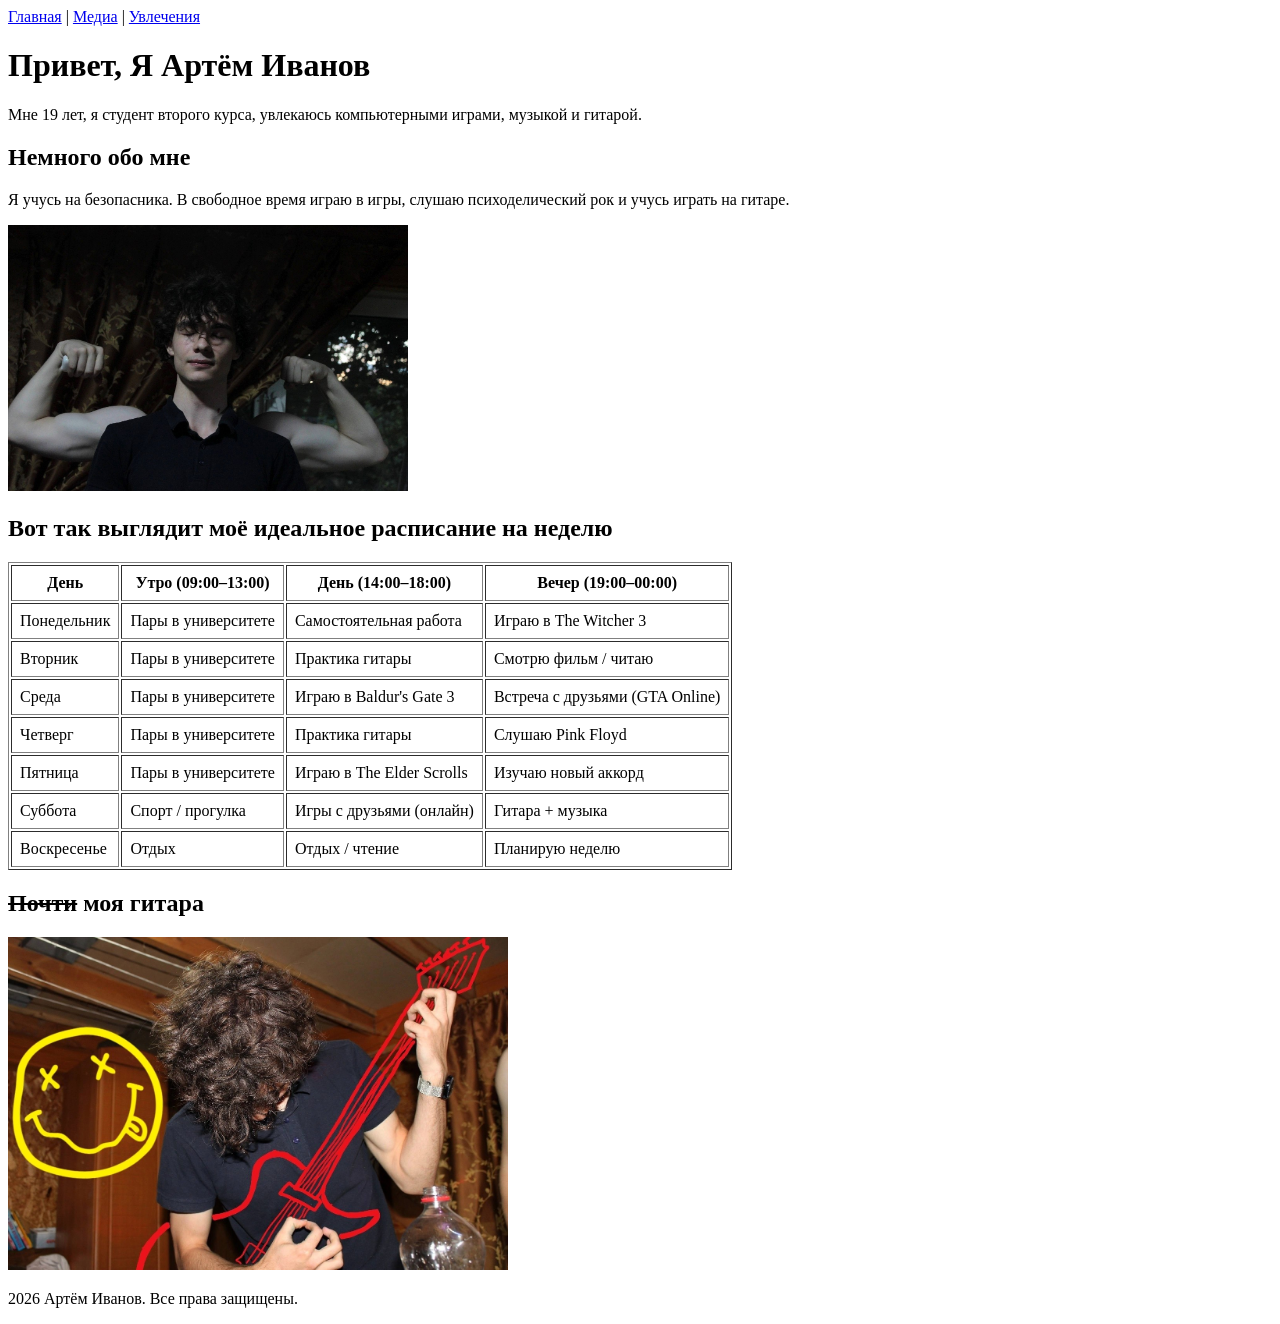
<file: index.html>
﻿<!DOCTYPE html>

<html lang="en" xmlns="http://www.w3.org/1999/xhtml">
<head>
    <meta charset="utf-8" />
	<meta name="viewport" content="width=device-width, initial-scale=1.0"/>
	<title>Сайт обо мне</title>
	<link rel="icon" href="favicon.ico" type="image/x-icon"/>
</head>
<body>
	<header>
		<nav>
		<a href="index.html">Главная</a> |
		<a href="media.html">Медиа</a> |
		<a href="hobbies.html">Увлечения</a>
		</nav>
	</header>
	<main>
		<h1>Привет, Я Артём Иванов</h1>
		<p>Мне 19 лет, я студент второго курса, увлекаюсь компьютерными играми, музыкой и гитарой.<p>
		<h2>Немного обо мне</h2>
		<p>Я учусь на безопасника. В свободное время играю в игры, слушаю психоделический рок и учусь играть на гитаре.</p>
		<img src="images/avatar.jpg" alt="Это моё фото" width="400"/>
		<h2>Вот так выглядит моё идеальное расписание на неделю</h2>
		<table border="1" cellpadding="8">
			<thead>
				<tr>
					<th>День</th>
					<th>Утро (09:00–13:00)</th>
					<th>День (14:00–18:00)</th>
					<th>Вечер (19:00–00:00)</th>
				</tr>
			</thead>
			<tbody>
				<tr>
					<td>Понедельник</td>
					<td>Пары в университете</td>
					<td>Самостоятельная работа</td>
					<td>Играю в The Witcher 3</td>
				</tr>
				<tr>
					<td>Вторник</td>
					<td>Пары в университете</td>
					<td>Практика гитары</td>
					<td>Смотрю фильм / читаю</td>
				</tr>
				<tr>
					<td>Среда</td>
					<td>Пары в университете</td>
					<td>Играю в Baldur's Gate 3</td>
					<td>Встреча с друзьями (GTA Online)</td>
				</tr>
				<tr>
					<td>Четверг</td>
					<td>Пары в университете</td>
					<td>Практика гитары</td>
					<td>Слушаю Pink Floyd</td>
				</tr>
				<tr>
					<td>Пятница</td>
					<td>Пары в университете</td>
					<td>Играю в The Elder Scrolls</td>
					<td>Изучаю новый аккорд</td>
				</tr>
				<tr>
					<td>Суббота</td>
					<td>Спорт / прогулка</td>
					<td>Игры с друзьями (онлайн)</td>
					<td>Гитара + музыка</td>
				</tr>
				<tr>
					<td>Воскресенье</td>
					<td>Отдых</td>
					<td>Отдых / чтение</td>
					<td>Планирую неделю</td>
				</tr>
			</tbody>
		</table>
		<h2><s>Почти</s> моя гитара</h2>
		<img src="images/guitar.jpg" alt="Гитара" width="500"/>
	</main>
	<footer>
		<p>2026 Артём Иванов. Все права защищены.</p>
	</footer>
</body>
</html>
</file>
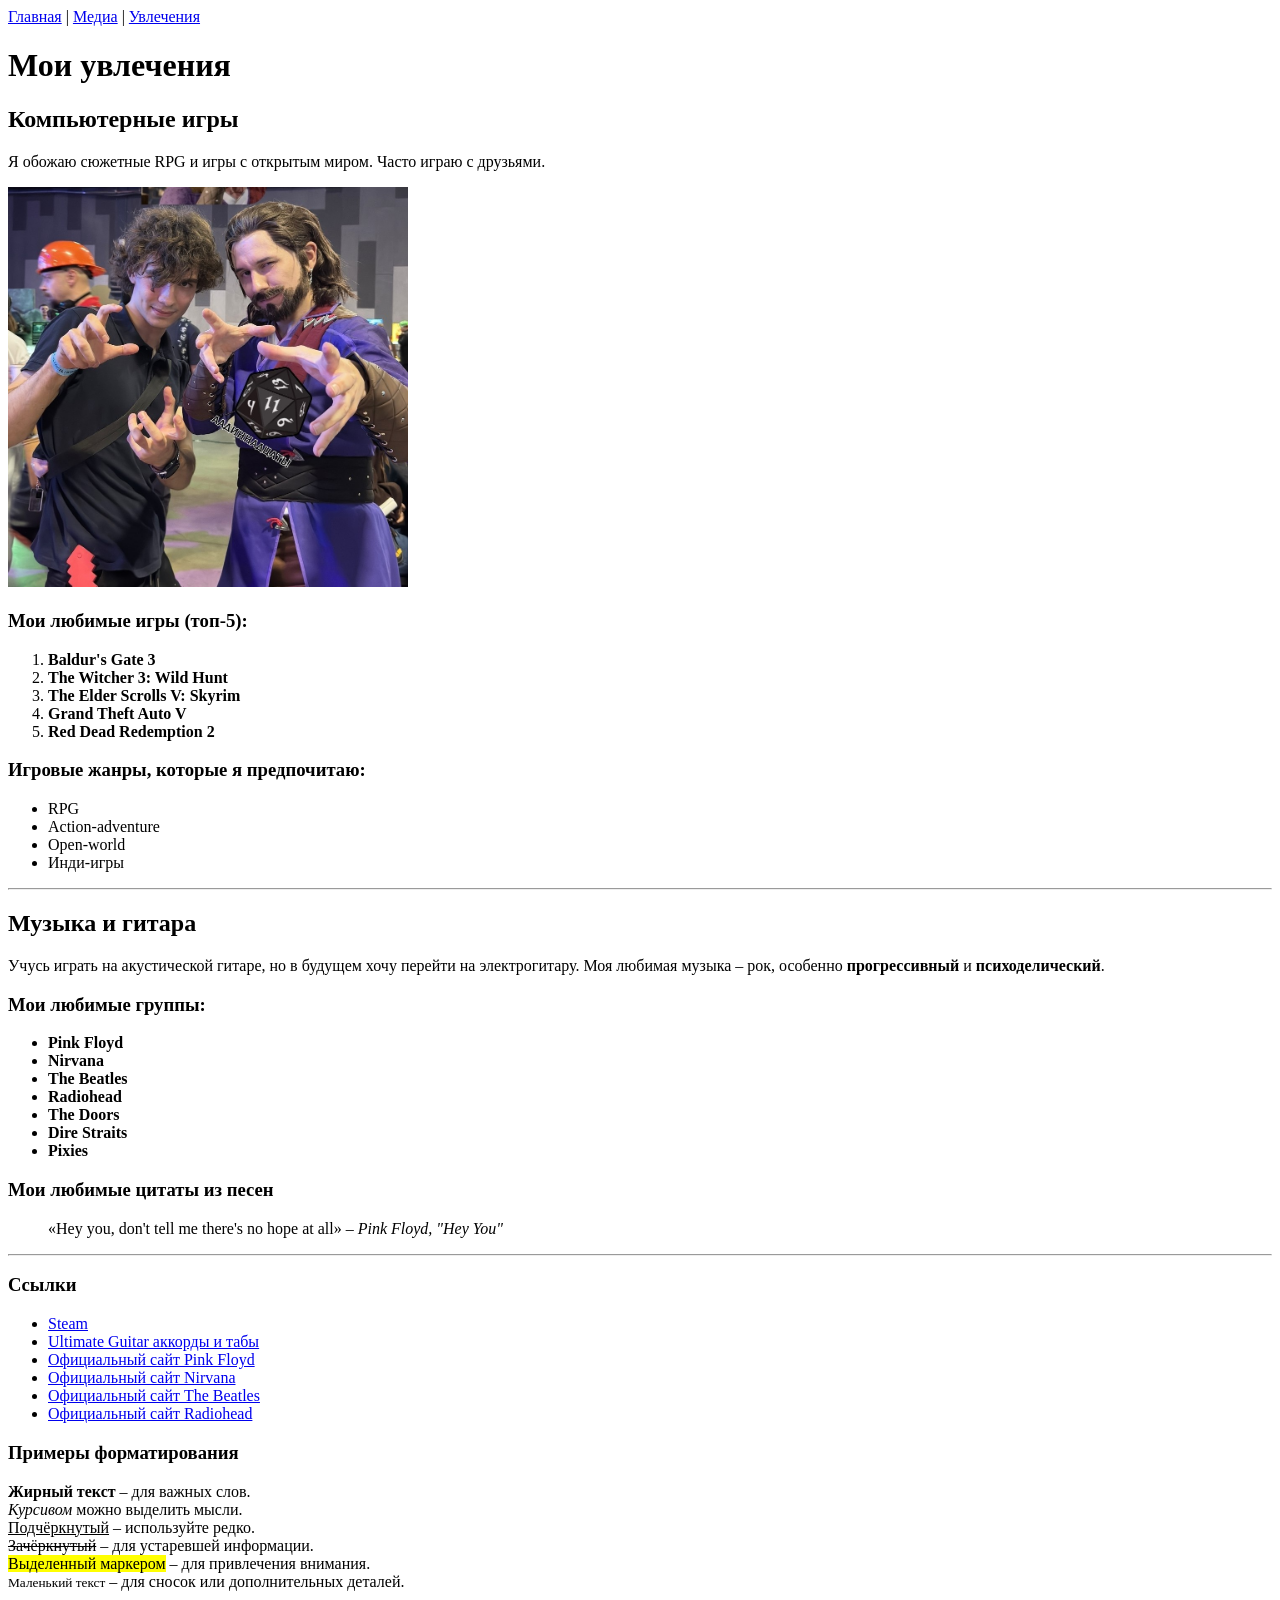
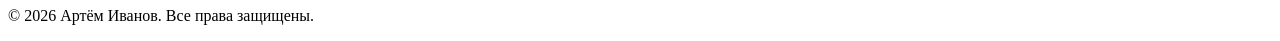
<file: hobbies.html>
﻿<!DOCTYPE html>

<html lang="en" xmlns="http://www.w3.org/1999/xhtml">
<head>
    <meta charset="utf-8" />
	<meta name="viewport" content="width=device-width, initial-scale=1.0"/>
		<title>Мои увлечения – игры и музыка</title>
		<link rel="icon" href="favicon.ico" type="image/x-icon"/>
</head>
<body>

	<header>
		<nav>
			<a href="index.html">Главная</a> |
			<a href="media.html">Медиа</a> |
			<a href="hobbies.html">Увлечения</a>
		</nav>
	</header>

	<main>
		<h1>Мои увлечения</h1>

		<h2>Компьютерные игры</h2>
		<p>Я обожаю сюжетные RPG и игры с открытым миром. Часто играю с друзьями.</p>

		<img src="images/bg3.jpg" alt="Игры" width="400"/>

			<h3>Мои любимые игры (топ-5):</h3>
			<ol>
				<li>
					<strong>Baldur's Gate 3</strong>
				</li>
				<li>
					<strong>The Witcher 3: Wild Hunt</strong>
				</li>
				<li>
					<strong>The Elder Scrolls V: Skyrim</strong>
				</li>
				<li>
					<strong>Grand Theft Auto V</strong>
				</li>
				<li>
					<strong>Red Dead Redemption 2</strong>
				</li>
			</ol>

			<h3>Игровые жанры, которые я предпочитаю:</h3>
			<ul>
				<li>RPG</li>
				<li>Action-adventure</li>
				<li>Open-world</li>
				<li>Инди-игры</li>
			</ul>

			<hr>

				<h2>Музыка и гитара</h2>
				<p>
					Учусь играть на акустической гитаре, но в будущем хочу перейти на электрогитару. Моя любимая музыка – рок, особенно <strong>прогрессивный</strong> и <strong>психоделический</strong>.
				</p>

				<h3>Мои любимые группы:</h3>
				<ul>
					<li>
						<strong>Pink Floyd</strong>
					</li>
					<li>
						<strong>Nirvana</strong>
					</li>
					<li>
						<strong>The Beatles</strong>
					</li>
					<li>
						<strong>Radiohead</strong>
					</li>
					<li>
						<strong>The Doors</strong>
					</li>
					<li>
						<strong>Dire Straits</strong>
					</li>
					<li>
						<strong>Pixies</strong>
					</li>
				</ul>

				</hr>

					<h3>Мои любимые цитаты из песен</h3>
					<blockquote>
						«Hey you, don't tell me there's no hope at all» – <cite>Pink Floyd, "Hey You"</cite>
					</blockquote>

					<hr>

						</hr>

							<h3>Cсылки</h3>
							<ul>
								<li>
									<a href="https://store.steampowered.com/" target="_blank">Steam</a>
								</li>
								<li>
									<a href="https://www.ultimate-guitar.com/" target="_blank">Ultimate Guitar аккорды и табы</a>
								</li>
								<li>
									<a href="https://www.pinkfloyd.com/" target="_blank">Официальный сайт Pink Floyd</a>
								</li>
								<li>
									<a href="https://www.nirvana.com/" target="_blank">Официальный сайт Nirvana</a>
								</li>
								<li>
									<a href="https://www.thebeatles.com/" target="_blank">Официальный сайт The Beatles</a>
								</li>
								<li>
									<a href="https://www.radiohead.com/" target="_blank">Официальный сайт Radiohead</a>
								</li>
							</ul>
		<h3>Примеры форматирования</h3>
		<p>
			<strong>Жирный текст</strong> – для важных слов.<br />
			<em>Курсивом</em> можно выделить мысли.<br />
			<u>Подчёркнутый</u> – используйте редко.<br />
			<s>Зачёркнутый</s> – для устаревшей информации.<br />
			<mark>Выделенный маркером</mark> – для привлечения внимания.<br />
			<small>Маленький текст</small> – для сносок или дополнительных деталей.
		</p>

	</main>

	<footer>
		<p>© 2026 Артём Иванов. Все права защищены.</p>
	</footer>

</body>
</html>
</file>
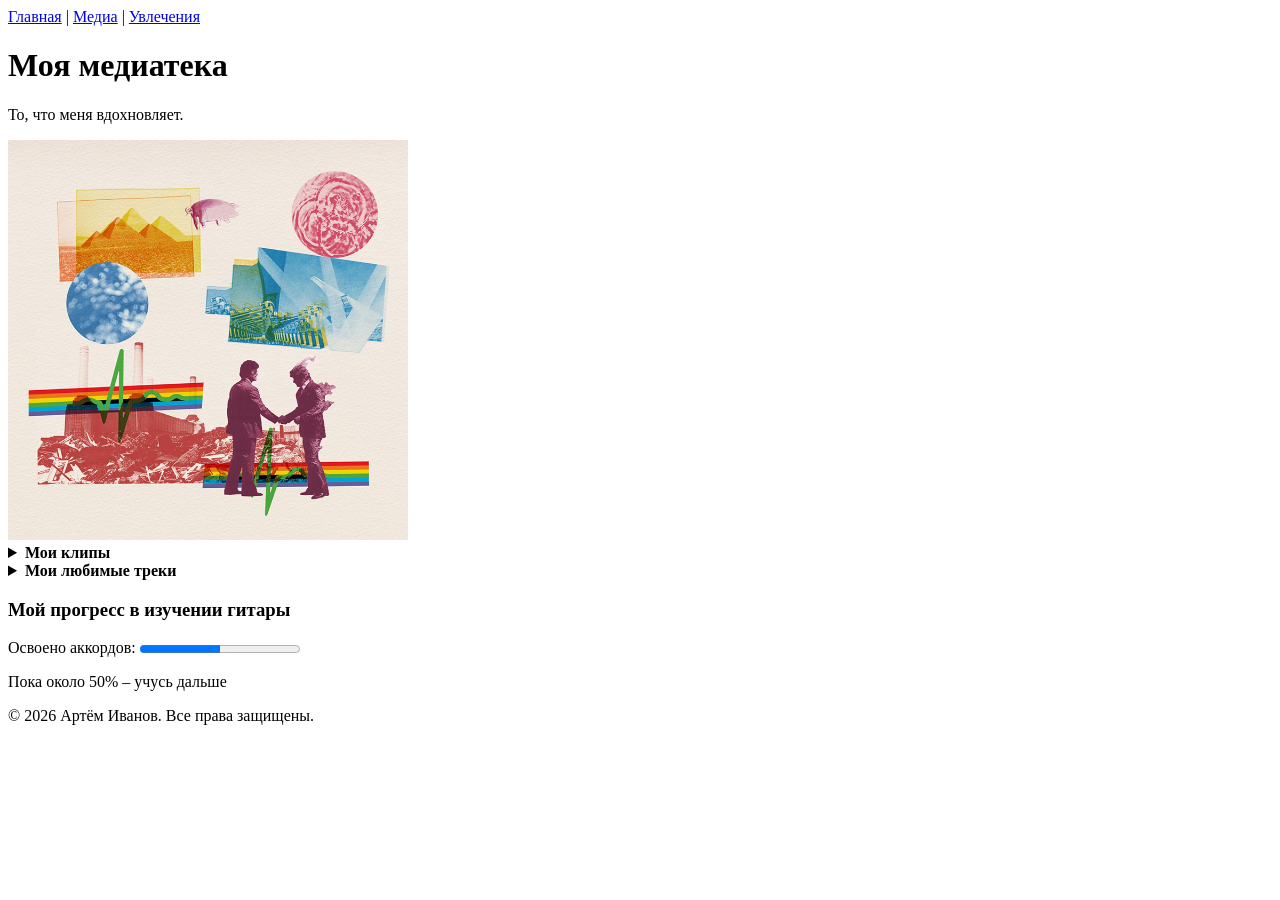
<file: media.html>
﻿
<!DOCTYPE html>

<html lang="en" xmlns="http://www.w3.org/1999/xhtml">
<head>
    <meta charset="utf-8" />
	<meta name="viewport" content="width=device-width, initial-scale=1.0"/>
		<title>Медиа</title>
		<link rel="icon" href="favicon.ico" type="image/x-icon"/>
</head>
<body>

	<header>
		<nav>
			<a href="index.html">Главная</a> |
			<a href="media.html">Медиа</a> |
			<a href="hobbies.html">Увлечения</a>
		</nav>
	</header>

	<main>
		<h1>Моя медиатека</h1>
		<p>То, что меня вдохновляет.</p>

		<img src="images/pf.jpg" alt="Музыка" width="400"/>
			<details>
				<summary>
					<strong>Мои клипы</strong>
				</summary>

				<video controls="" width="640">
					<source src="images/video.mp4" type="video/mp4"/>
  Ваш браузер не поддерживает тег video.
				</video>
			</details>

			<details>
				<summary>
					<strong>Мои любимые треки</strong>
				</summary>
				<p>Pink Floyd : The Great Gig In The Sky</p>
				<audio controls="">
					<source src="images/Pink_Floyd.mp3" type="audio/mpeg"/>
  Ваш браузер не поддерживает тег audio.
            </audio>
			</details>

			<h3>Мой прогресс в изучении гитары</h3>
			<label for="guitar_progress">Освоено аккордов:</label>
			<progress id="guitar_progress" value="50" max="100">50%</progress>
			<p>Пока около 50% – учусь дальше</p>
		</main>

	<footer>
		<p>© 2026 Артём Иванов. Все права защищены.</p>
	</footer>

</body>
</html>
</file>
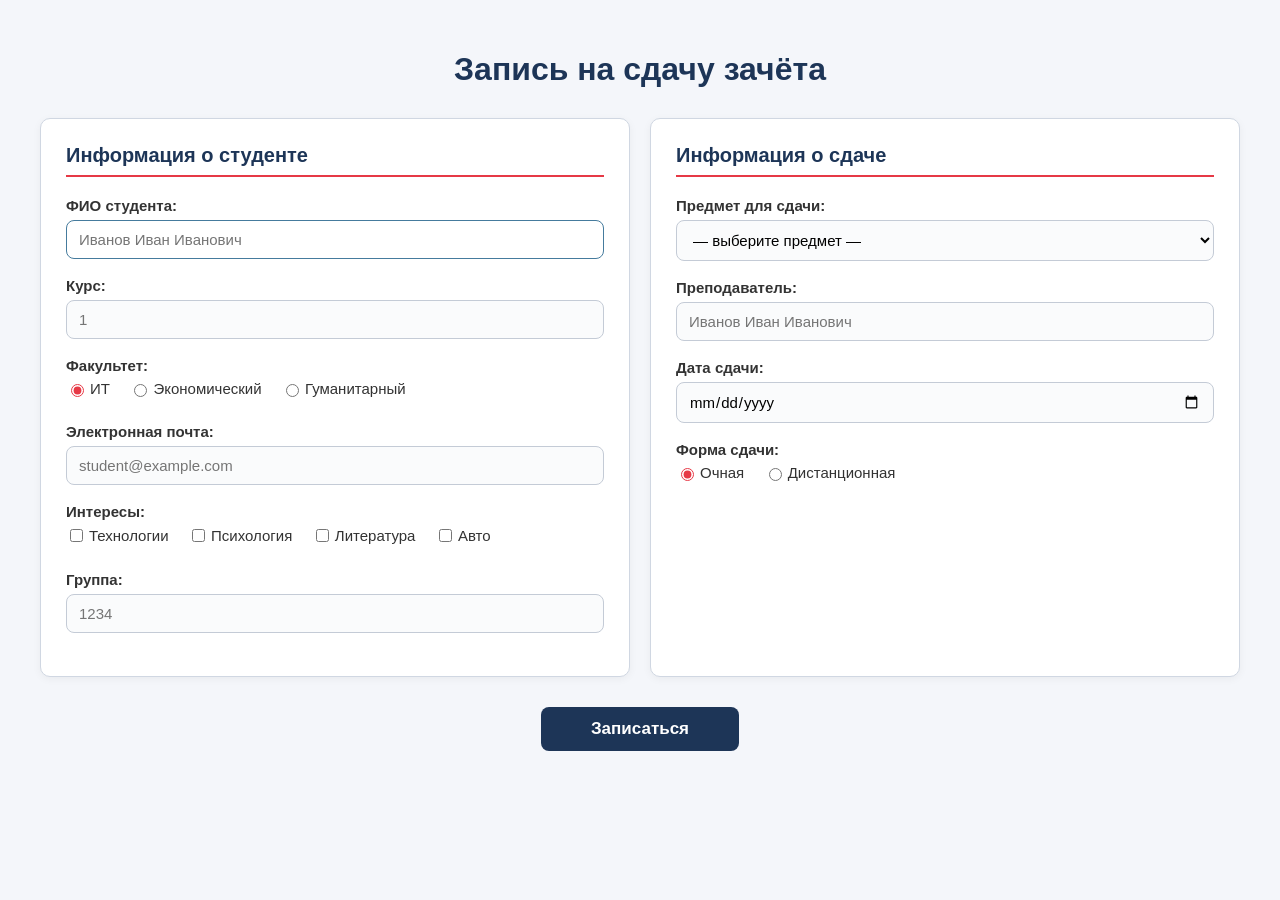
<file: Seminary/Task3.html>
﻿<!DOCTYPE html>

<html lang="en">
<head>
    <meta charset="utf-8" />
    <title>Запись на сдачу зачёта</title>

    <style>
        * {
            box-sizing: border-box;
        }

        body {
            font-family: 'Segoe UI', Roboto, Arial, sans-serif;
            background-color: #f4f6fa;
            color: #222;
            margin: 0;
            padding: 30px 20px;
        }

        h1 {
            text-align: center;
            color: #1d3557;
            margin-bottom: 30px;
            font-size: 32px;
        }

        form {
            display: grid;
            grid-template-columns: 1fr 1fr;
            gap: 20px;
            max-width: 1200px;
            margin: 0 auto;
        }

        .column {
            background-color: #fff;
            padding: 25px;
            border: 1px solid #d0d7e2;
            border-radius: 10px;
            box-shadow: 0 2px 8px rgba(0, 0, 0, 0.05);
        }

            .column h2 {
                margin-top: 0;
                margin-bottom: 20px;
                font-size: 20px;
                color: #1d3557;
                border-bottom: 2px solid #e63946;
                padding-bottom: 8px;
            }

        label {
            display: block;
            margin-bottom: 6px;
            font-weight: 600;
            font-size: 15px;
            color: #333;
        }

        input[type="text"],
        input[type="number"],
        input[type="email"],
        input[type="date"],
        select {
            width: 100%;
            padding: 10px 12px;
            margin-bottom: 18px;
            border: 1px solid #c4cbd6;
            border-radius: 8px;
            font-size: 15px;
            font-family: inherit;
            background-color: #fafbfc;
            transition: border-color 0.2s ease, background-color 0.2s ease;
        }

            input:focus,
            select:focus {
                outline: none;
                border-color: #457b9d;
                background-color: #fff;
            }

        .radio-group,
        .checkbox-group {
            margin-bottom: 18px;
        }

            .radio-group label,
            .checkbox-group label {
                display: inline-flex;
                align-items: center;
                margin-right: 15px;
                margin-bottom: 8px;
                font-weight: 400;
                cursor: pointer;
            }

            .radio-group input,
            .checkbox-group input {
                margin-right: 6px;
                accent-color: #e63946;
                cursor: pointer;
            }

        input.user-valid,
        input:user-valid {
            border-color: #2a9d8f;
            background-color: #f0faf7;
        }

        input.user-invalid,
        input:user-invalid {
            border-color: #e63946;
            background-color: #fdf0f1;
        }

        input:invalid:not(:placeholder-shown) {
            border-color: #e63946;
        }

        button[type="submit"] {
            grid-column: 1 / -1;
            justify-self: center;
            margin-top: 10px;
            padding: 12px 50px;
            font-size: 17px;
            font-weight: 600;
            color: #fff;
            background-color: #1d3557;
            border: none;
            border-radius: 8px;
            cursor: pointer;
            transition: background-color 0.25s ease, transform 0.25s ease;
        }

            button[type="submit"]:hover {
                background-color: #457b9d;
                transform: translateY(-2px);
            }

            button[type="submit"]:active {
                transform: translateY(0);
            }
    </style>
</head>
<body>

    <h1>Запись на сдачу зачёта</h1>

    <form>

        <div class="column">
            <h2>Информация о студенте</h2>

            <label for="fullname">ФИО студента:</label>
            <input type="text"
                   id="fullname"
                   name="fullname"
                   placeholder="Иванов Иван Иванович"
                   maxlength="256"
                   pattern="[А-ЯЁ][а-яё]+\s[А-ЯЁ][а-яё]+\s[А-ЯЁ][а-яё]+"
                   title="Введите три слова на кириллице: Фамилия Имя Отчество"
                   autofocus
                   required />

            <label for="course">Курс:</label>
            <input type="number"
                   id="course"
                   name="course"
                   placeholder="1"
                   min="1"
                   max="6"
                   title="Курс должен быть от 1 до 6" />

            <label>Факультет:</label>
            <div class="radio-group">
                <label>
                    <input type="radio" name="faculty" value="IT" checked />
                    ИТ
                </label>
                <label>
                    <input type="radio" name="faculty" value="Economics" />
                    Экономический
                </label>
                <label>
                    <input type="radio" name="faculty" value="Humanities" />
                    Гуманитарный
                </label>
            </div>

            <label for="email">Электронная почта:</label>
            <input type="email"
                   id="email"
                   name="email"
                   placeholder="student@example.com"
                   maxlength="256"
                   title="Введите адрес электронной почты" />

            <label>Интересы:</label>
            <div class="checkbox-group">
                <label>
                    <input type="checkbox" name="interests" value="tech" />
                    Технологии
                </label>
                <label>
                    <input type="checkbox" name="interests" value="psychology" />
                    Психология
                </label>
                <label>
                    <input type="checkbox" name="interests" value="literature" />
                    Литература
                </label>
                <label>
                    <input type="checkbox" name="interests" value="auto" />
                    Авто
                </label>
            </div>

            <label for="group">Группа:</label>
            <input type="text"
                   id="group"
                   name="group"
                   placeholder="1234"
                   maxlength="4"
                   pattern="\d{4}"
                   title="Только цифры, 4 символа (например, 1234)"
                   required />
        </div>

        <div class="column">
            <h2>Информация о сдаче</h2>

            <label for="subject">Предмет для сдачи:</label>
            <select id="subject" name="subject" required>
                <option value="" disabled selected>— выберите предмет —</option>
                <option value="web">Веб-технологии</option>
                <option value="math">Математический анализ</option>
                <option value="programming">Программирование</option>
                <option value="databases">Базы данных</option>
                <option value="physics">Физика</option>
            </select>

            <label for="teacher">Преподаватель:</label>
            <input type="text"
                   id="teacher"
                   name="teacher"
                   placeholder="Иванов Иван Иванович"
                   maxlength="256"
                   pattern="[А-ЯЁ][а-яё]+\s[А-ЯЁ][а-яё]+\s[А-ЯЁ][а-яё]+"
                   title="Введите три слова на кириллице: Фамилия Имя Отчество" />

            <label for="date">Дата сдачи:</label>
            <input type="date"
                   id="date"
                   name="date"
                   title="Выберите дату сдачи" />

            <label>Форма сдачи:</label>
            <div class="radio-group">
                <label>
                    <input type="radio" name="format" value="offline" checked />
                    Очная
                </label>
                <label>
                    <input type="radio" name="format" value="online" />
                    Дистанционная
                </label>
            </div>
        </div>

        <button type="submit">Записаться</button>

    </form>

    </body>
</html>
</file>
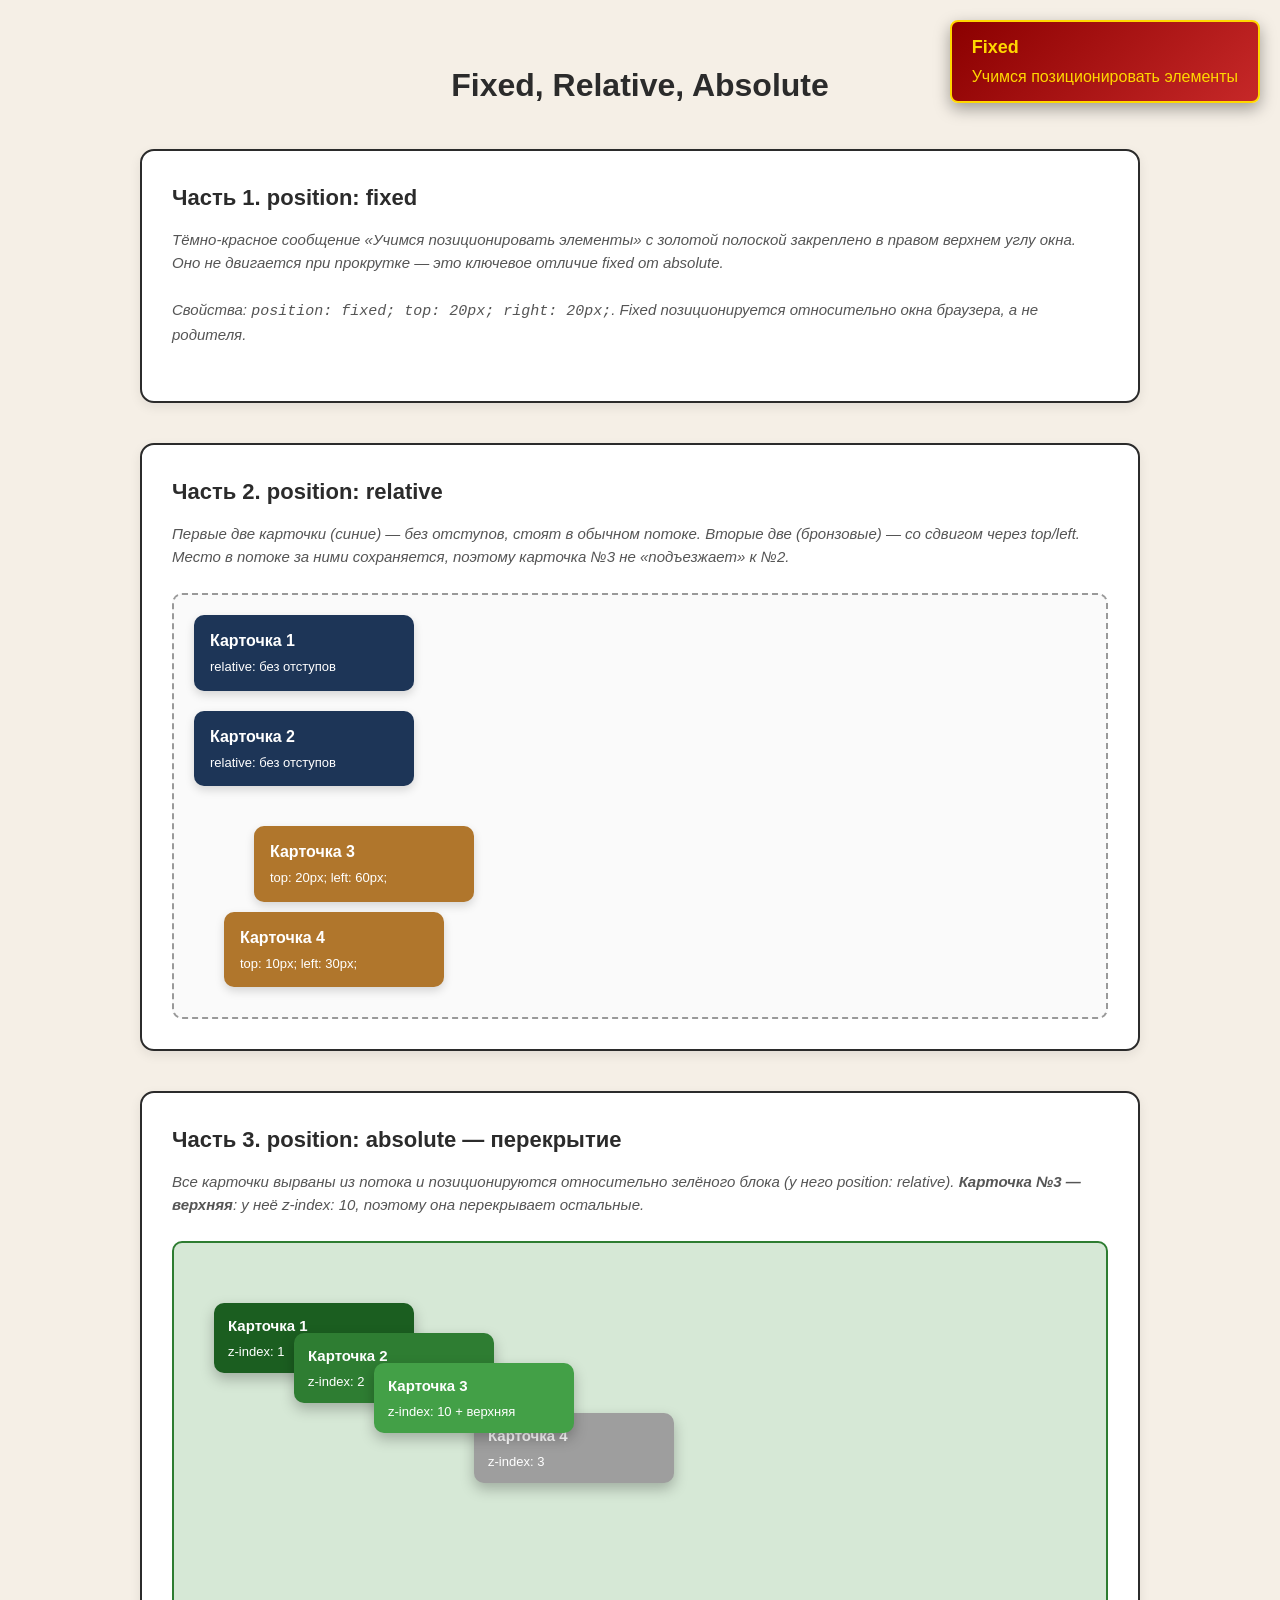
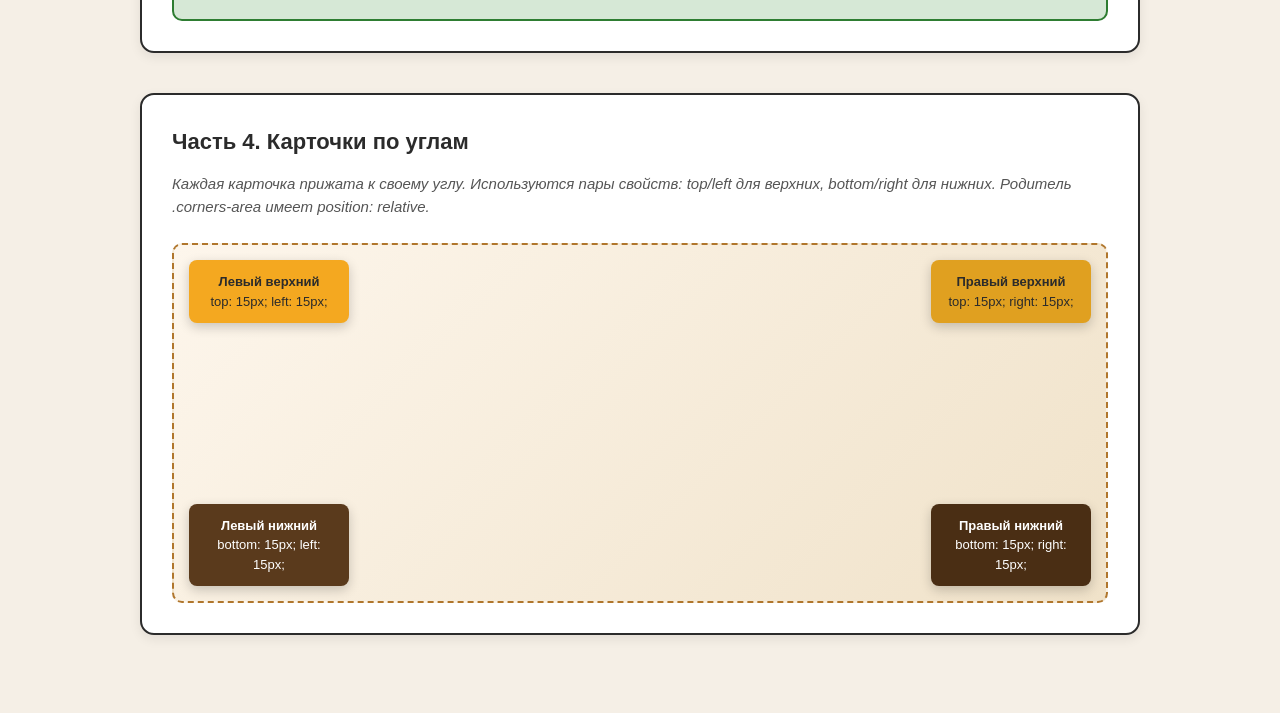
<file: Seminary/Task4.html>
﻿<!DOCTYPE html>

<html lang="en">
<head>
    <meta charset="utf-8" />
    <meta name="viewport" content="width=device-width, initial-scale=1.0" />
    <title>Fixed, Relative, Absolute</title>

    <style>
        * {
            box-sizing: border-box;
        }

        body {
            font-family: 'Segoe UI', Roboto, Arial, sans-serif;
            background-color: #f5efe6;
            color: #2b2b2b;
            margin: 0;
            padding: 40px 20px;
            line-height: 1.5;
        }

        h1 {
            text-align: center;
            font-size: 32px;
            color: #2b2b2b;
            margin-bottom: 40px;
        }

        section {
            max-width: 1000px;
            margin: 0 auto 40px;
            background-color: #fff;
            border: 2px solid #2b2b2b;
            border-radius: 14px;
            padding: 30px;
            box-shadow: 0 4px 12px rgba(0, 0,0, 0.08);
        }

            section h2 {
                margin-top: 0;
                margin-bottom: 10px;
                font-size: 22px;
                color: #2b2b2b;
            }

            section > p {
                font-style: italic;
                color: #555;
                margin-bottom: 25px;
                font-size: 15px;
            }


        .fixed-box {
            position: fixed;
            top: 20px;
            right: 20px;
            background: linear-gradient(135deg, #8b0000, #c62828);
            color: #ffd700;
            padding: 12px 20px;
            border-radius: 8px;
            border: 2px solid #ffd700;
            box-shadow: 0 6px 16px rgba(0, 0, 0, 0.35);
            z-index: 1000;
        }

            .fixed-box strong {
                display: block;
                font-size: 18px;
                margin-bottom: 4px;
            }


        .relative-area {
            position: relative;
            padding: 20px;
            border: 2px dashed #999;
            border-radius: 10px;
            min-height: 380px;
            background-color: #fafafa;
        }

        .card {
            width: 220px;
            padding: 14px 16px;
            border-radius: 10px;
            box-shadow: 0 4px 10px rgba(0,0,0,0.15);
            font-size: 14px;
            margin-bottom: 20px;
        }

            .card strong {
                display: block;
                font-size: 16px;
                margin-bottom: 4px;
            }

            .card p {
                margin: 0;
                font-size: 13px;
            }

        .rel-card-1,
        .rel-card-2 {
            background-color: #1d3557;
            color: #fff;
        }

        .rel-card-3 {
            background-color: #b0762c;
            color: #fff;
            position: relative;
            top: 20px;
            left: 60px;
        }

        .rel-card-4 {
            background-color: #b0762c;
            color: #fff;
            position: relative;
            top: 10px;
            left: 30px;
        }


        .absolute-area {
            position: relative;
            height: 380px;
            background-color: #d6e8d6;
            border: 2px solid #2e7d32;
            border-radius: 10px;
            overflow: hidden;
        }

        .abs-card {
            position: absolute;
            width: 200px;
            padding: 12px 14px;
            border-radius: 10px;
            color: #fff;
            box-shadow: 0 6px 14px rgba(0, 0, 0, 0.25);
            font-size: 14px;
        }

            .abs-card strong {
                display: block;
                font-size: 15px;
                margin-bottom: 4px;
            }

            .abs-card p {
                margin: 0;
                font-size: 13px;
            }

        .abs-card-1 {
            background-color: #1b5e20;
            top: 60px;
            left: 40px;
            z-index: 1;
        }

        .abs-card-2 {
            background-color: #2e7d32;
            top: 90px;
            left: 120px;
            z-index: 2;
        }

        .abs-card-3 {
            background-color: #43a047;
            top: 120px;
            left: 200px;
            z-index: 10;
        }

        .abs-card-4 {
            background-color: #9e9e9e;
            top: 170px;
            left: 300px;
            z-index: 3;
        }


        .corners-area {
            position: relative;
            height: 360px;
            background: linear-gradient(135deg, #fdf6ec, #f0e2c9);
            border: 2px dashed #b0762c;
            border-radius: 10px;
        }

        .corner-card {
            position: absolute;
            width: 160px;
            padding: 12px 14px;
            border-radius: 8px;
            font-size: 13px;
            color: #fff;
            box-shadow: 0 4px 12px rgba(0,0,0,0.2);
            text-align: center;
        }

        .corner-tl {
            top: 15px;
            left: 15px;
            background-color: #f4a820;
            color: #2b2b2b;
        }

        .corner-tr {
            top: 15px;
            right: 15px;
            background-color: #e0a020;
            color: #2b2b2b;
        }

        .corner-bl {
            bottom: 15px;
            left: 15px;
            background-color: #5a3a1c;
        }

        .corner-br {
            bottom: 15px;
            right: 15px;
            background-color: #4a2e14;
        }
    </style>
</head>
<body>
    <h1>Fixed, Relative, Absolute</h1>
    <div class="fixed-box">
        <strong>Fixed</strong>
        Учимся позиционировать элементы
    </div>
    <section>
        <h2>Часть 1. position: fixed</h2>
        <p>
            Тёмно-красное сообщение «Учимся позиционировать элементы» с золотой полоской
            закреплено в правом верхнем углу окна. Оно не двигается при прокрутке —
            это ключевое отличие fixed от absolute.
        </p>
        <p>
            Свойства: <code>position: fixed; top: 20px; right: 20px;</code>.
            Fixed позиционируется относительно окна браузера, а не родителя.
        </p>
    </section>
    <section>
        <h2>Часть 2. position: relative</h2>
        <p>
            Первые две карточки (синие) — без отступов, стоят в обычном потоке.
            Вторые две (бронзовые) — со сдвигом через top/left. Место в потоке
            за ними сохраняется, поэтому карточка №3 не «подъезжает» к №2.
        </p>
        <div class="relative-area">
            <div class="card rel-card-1">
                <strong>Карточка 1</strong>
                <p>relative: без отступов</p>
            </div>

            <div class="card rel-card-2">
                <strong>Карточка 2</strong>
                <p>relative: без отступов</p>
            </div>

            <div class="card rel-card-3">
                <strong>Карточка 3</strong>
                <p>top: 20px; left: 60px;</p>
            </div>

            <div class="card rel-card-4">
                <strong>Карточка 4</strong>
                <p>top: 10px; left: 30px;</p>
            </div>
        </div>
    </section>

    <section>
        <h2>Часть 3. position: absolute — перекрытие</h2>
        <p>
            Все карточки вырваны из потока и позиционируются относительно зелёного
            блока (у него position: relative). <strong>Карточка №3 — верхняя</strong>:
            у неё z-index: 10, поэтому она перекрывает остальные.
        </p>

        <div class="absolute-area">
            <div class="abs-card abs-card-1">
                <strong>Карточка 1</strong>
                <p>z-index: 1</p>
            </div>

            <div class="abs-card abs-card-2">
                <strong>Карточка 2</strong>
                <p>z-index: 2</p>
            </div>

            <div class="abs-card abs-card-3">
                <strong>Карточка 3</strong>
                <p>z-index: 10 + верхняя</p>
            </div>

            <div class="abs-card abs-card-4">
                <strong>Карточка 4</strong>
                <p>z-index: 3</p>
            </div>
        </div>
    </section>

    <section>
        <h2>Часть 4. Карточки по углам</h2>
        <p>
            Каждая карточка прижата к своему углу. Используются пары свойств:
            top/left для верхних, bottom/right для нижних. Родитель
            .corners-area имеет position: relative.
        </p>

        <div class="corners-area">
            <div class="corner-card corner-tl">
                <strong>Левый верхний</strong><br />
                top: 15px; left: 15px;
            </div>

            <div class="corner-card corner-tr">
                <strong>Правый верхний</strong><br />
                top: 15px; right: 15px;
            </div>

            <div class="corner-card corner-bl">
                <strong>Левый нижний</strong><br />
                bottom: 15px; left: 15px;
            </div>

            <div class="corner-card corner-br">
                <strong>Правый нижний</strong><br />
                bottom: 15px; right: 15px;
            </div>
        </div>
    </section>

</body>
</html>
</file>
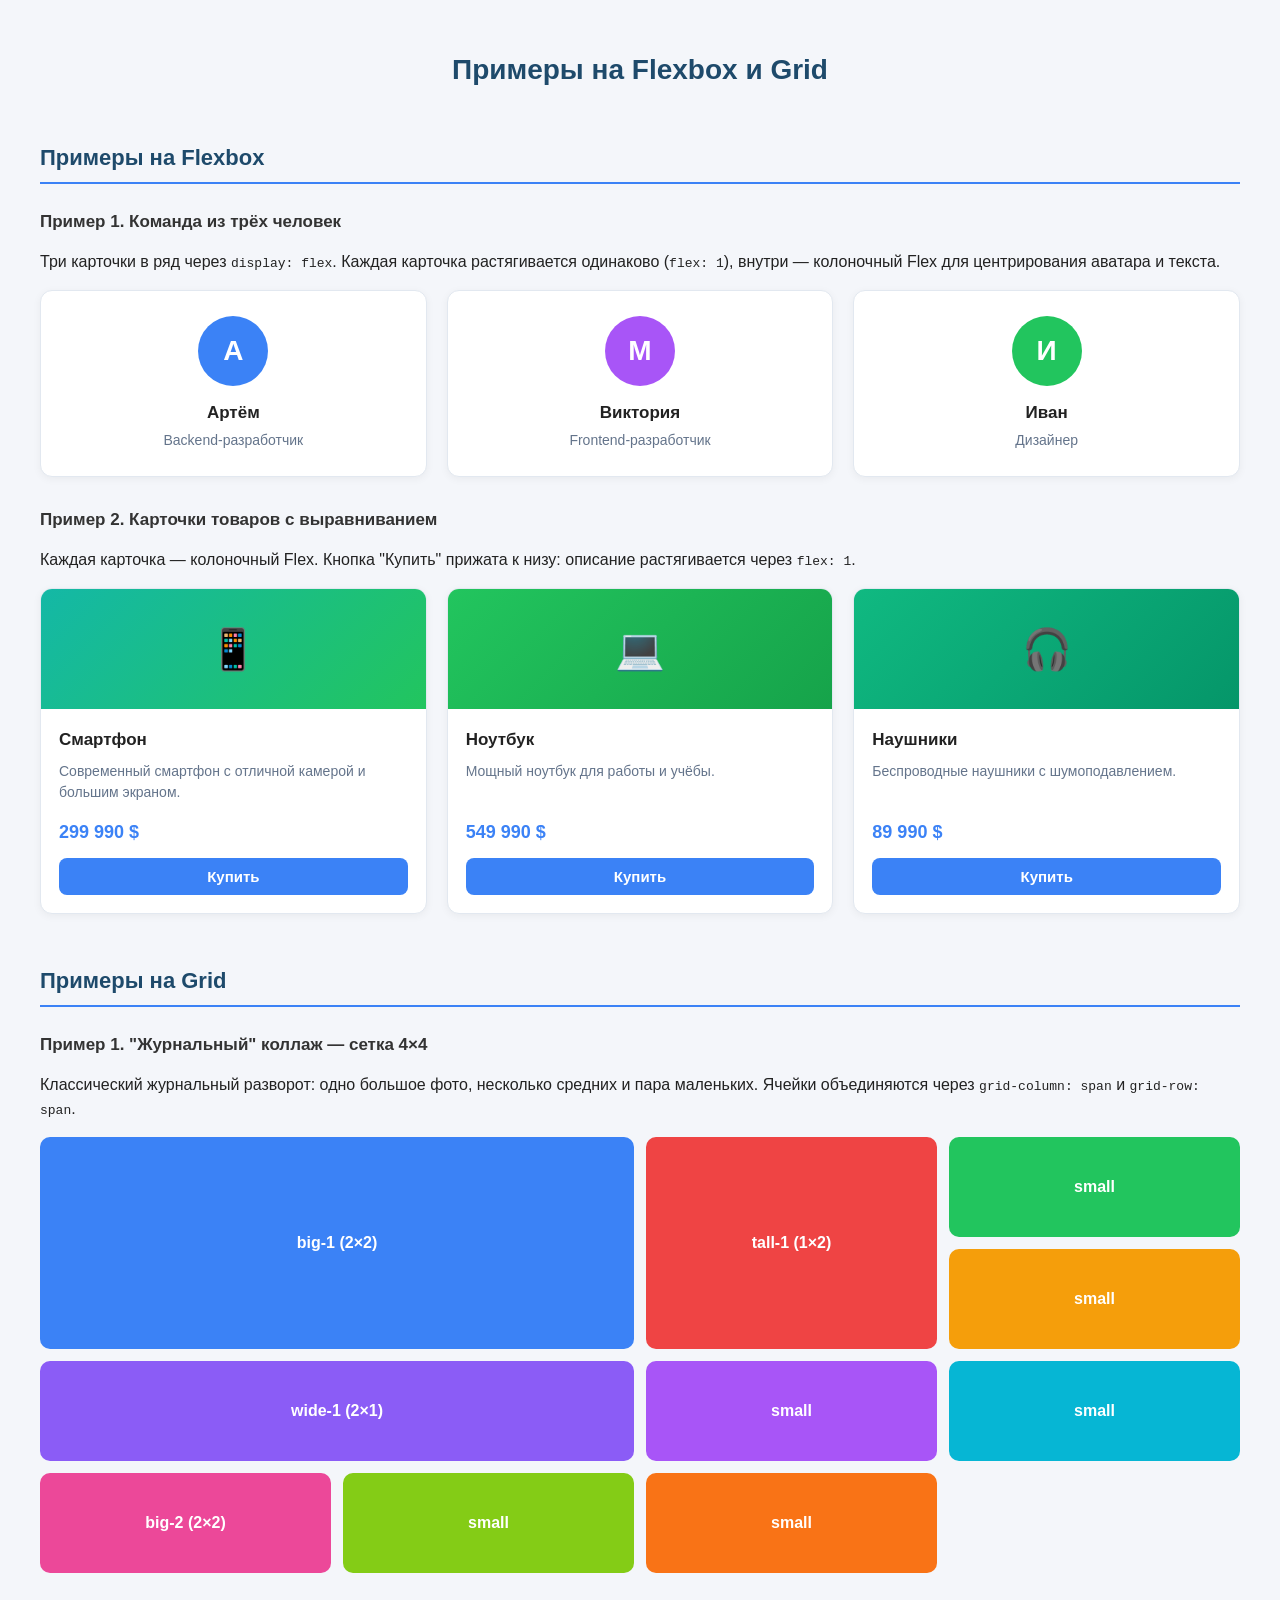
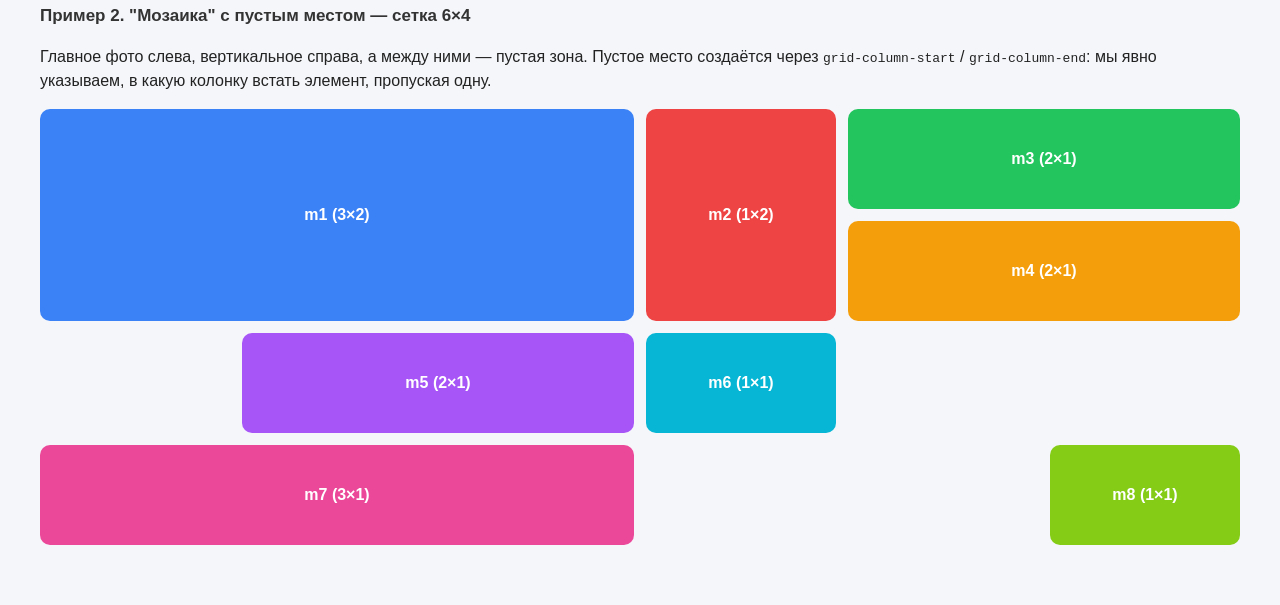
<file: Seminary/Task5.html>
﻿<!DOCTYPE html>

<html lang="en">
<head>
    <meta charset="utf-8" />
    <meta name="viewport" content="width=device-width, initial-scale=1.0" />
    <title>Flex, Grid, адаптивность</title>

    <style>
        * {
            box-sizing: border-box;
        }

        body {
            font-family: 'Segoe UI', Roboto, Arial, sans-serif;
            background-color: #f4f6fa;
            color: #222;
            margin: 0;
            padding: 30px 20px;
            line-height: 1.5;
        }

        h1 {
            text-align: center;
            font-size: 28px;
            color: #1e4a6b;
            margin-bottom: 40px;
        }

        h2 {
            font-size: 22px;
            color: #1e4a6b;
            border-bottom: 2px solid #3b82f6;
            padding-bottom: 8px;
            margin-top: 50px;
            margin-bottom: 20px;
        }

        h3 {
            font-size: 17px;
            color: #333;
            margin: 25px 0 10px;
        }

        .container {
            max-width: 1200px;
            margin: 0 auto;
        }

        .team-row {
            display: flex;
            gap: 20px;
            margin-bottom: 30px;
        }

        .team-card {
            flex: 1;
            display: flex;
            flex-direction: column;
            align-items: center;
            background-color: #fff;
            border: 1px solid #e2e8f0;
            border-radius: 12px;
            padding: 25px 20px;
            box-shadow: 0 2px 8px rgba(0, 0, 0, 0.05);
        }

        .avatar {
            width: 70px;
            height: 70px;
            border-radius: 50%;
            display: flex;
            align-items: center;
            justify-content: center;
            color: #fff;
            font-size: 28px;
            font-weight: 700;
            margin-bottom: 14px;
        }

        .avatar-blue {
            background-color: #3b82f6;
        }

        .avatar-purple {
            background-color: #a855f7;
        }

        .avatar-green {
            background-color: #22c55e;
        }

        .team-card .name {
            font-weight: 700;
            font-size: 17px;
            margin-bottom: 4px;
        }

        .team-card .role {
            font-size: 14px;
            color: #64748b;
        }

        .products-row {
            display: flex;
            gap: 20px;
            margin-bottom: 30px;
        }
        .product-card {
            flex: 1;
            display: flex;
            flex-direction: column;
            background-color: #fff;
            border: 1px solid #e2e8f0;
            border-radius: 12px;
            overflow: hidden;
            box-shadow: 0 2px 8px rgba(0, 0, 0, 0.05);
        }

        .product-image {
            padding: 30px 20px;
            text-align: center;
            font-size: 40px;
            color: #fff;
        }

        .product-image-1 {
            background: linear-gradient(135deg, #14b8a6, #22c55e);
        }

        .product-image-2 {
            background: linear-gradient(135deg, #22c55e, #16a34a);
        }

        .product-image-3 {
            background: linear-gradient(135deg, #10b981, #059669);
        }

        .product-body {
            flex: 1;
            display: flex;
            flex-direction: column;
            padding: 18px;
        }

            .product-body h4 {
                margin: 0 0 8px;
                font-size: 17px;
            }

            .product-body .description {
                font-size: 14px;
                color: #64748b;
                margin: 0 0 16px;
                flex: 1;
            }

            .product-body .price {
                font-size: 18px;
                font-weight: 700;
                color: #3b82f6;
                margin-bottom: 12px;
            }

            .product-body button {
                padding: 10px 16px;
                border: none;
                border-radius: 8px;
                background-color: #3b82f6;
                color: #fff;
                font-size: 15px;
                font-weight: 600;
                cursor: pointer;
                transition: background-color 0.2s ease;
            }

                .product-body button:hover {
                    background-color: #2563eb;
                }

        .magazine-grid {
            display: grid;
            grid-template-columns: repeat(4, 1fr);
            grid-auto-rows: 100px;
            gap: 12px;
            margin-bottom: 30px;
        }

            .magazine-grid > div {
                display: flex;
                align-items: center;
                justify-content: center;
                color: #fff;
                font-weight: 700;
                font-size: 1rem;
                border-radius: 10px;
                padding: 10px;
                text-align: center;
            }

        .mag-1 {
            grid-column: span 2;
            grid-row: span 2;
            background-color: #3b82f6;
        }
        .mag-2 {
            grid-row: span 2;
            background-color: #ef4444;
        }
        .mag-3 {
            background-color: #22c55e;
        }
        .mag-4 {
            background-color: #f59e0b;
        }
        .mag-5 {
            background-color: #a855f7;
        }

        .mag-6 {
            background-color: #06b6d4;
        }
        .mag-7 {
            background-color: #ec4899;
        }
        .mag-8 {
            background-color: #84cc16;
        }
        .mag-9 {
            background-color: #f97316;
        }
        .mag-10 {
            grid-column: span 2;
            background-color: #8b5cf6;
        }

        .mosaic-grid {
            display: grid;
            grid-template-columns: repeat(6, 1fr);
            grid-auto-rows: 100px;
            gap: 12px;
            margin-bottom: 30px;
        }

            .mosaic-grid > div {
                display: flex;
                align-items: center;
                justify-content: center;
                color: #fff;
                font-weight: 700;
                font-size: 1rem;
                border-radius: 10px;
                padding: 10px;
                text-align: center;
            }

        .m-1 {
            grid-column: 1 / 4;
            grid-row: 1 / 3;
            background-color: #3b82f6;
        }

        .m-2 {
            grid-column: 4 / 5;
            grid-row: 1 / 3;
            background-color: #ef4444;
        }

        .m-3 {
            grid-column: 5 / 7;
            grid-row: 1 / 2;
            background-color: #22c55e;
        }

        .m-4 {
            grid-column: 5 / 7;
            grid-row: 2 / 3;
            background-color: #f59e0b;
        }

        .m-5 {
            grid-column: 2 / 4;
            grid-row: 3 / 4;
            background-color: #a855f7;
        }

        .m-6 {
            grid-column: 4 / 5;
            grid-row: 3 / 4;
            background-color: #06b6d4;
        }

        .m-7 {
            grid-column: 1 / 4;
            grid-row: 4 / 5;
            background-color: #ec4899;
        }

        .m-8 {
            grid-column: 6 / 7;
            grid-row: 4 / 5;
            background-color: #84cc16;
        }

        @media (max-width: 768px) {

            .team-row,
            .products-row {
                flex-direction: column;
            }

            .team-card,
            .product-card {
                flex: none;
                width: 100%;
            }

            .magazine-grid,
            .mosaic-grid {
                grid-template-columns: 1fr;
            }

                .magazine-grid > div,
                .mosaic-grid > div {
                    grid-column: 1 / -1 !important;
                    grid-row: auto !important;
                }
        }
    </style>
</head>
<body>

    <div class="container">

        <h1>Примеры на Flexbox и Grid</h1>
        <h2>Примеры на Flexbox</h2>
        <h3>Пример 1. Команда из трёх человек</h3>
        <p>Три карточки в ряд через <code>display: flex</code>. Каждая карточка растягивается одинаково (<code>flex: 1</code>), внутри — колоночный Flex для центрирования аватара и текста.</p>

        <div class="team-row">
            <div class="team-card">
                <div class="avatar avatar-blue">А</div>
                <div class="name">Артём</div>
                <div class="role">Backend-разработчик</div>
            </div>

            <div class="team-card">
                <div class="avatar avatar-purple">М</div>
                <div class="name">Виктория</div>
                <div class="role">Frontend-разработчик</div>
            </div>

            <div class="team-card">
                <div class="avatar avatar-green">И</div>
                <div class="name">Иван</div>
                <div class="role">Дизайнер</div>
            </div>
        </div>

        <h3>Пример 2. Карточки товаров с выравниванием</h3>
        <p>Каждая карточка — колоночный Flex. Кнопка "Купить" прижата к низу: описание растягивается через <code>flex: 1</code>.</p>

        <div class="products-row">
            <div class="product-card">
                <div class="product-image product-image-1">📱</div>
                <div class="product-body">
                    <h4>Смартфон</h4>
                    <p class="description">Современный смартфон с отличной камерой и большим экраном.</p>
                    <div class="price">299 990 $</div>
                    <button>Купить</button>
                </div>
            </div>

            <div class="product-card">
                <div class="product-image product-image-2">💻</div>
                <div class="product-body">
                    <h4>Ноутбук</h4>
                    <p class="description">Мощный ноутбук для работы и учёбы.</p>
                    <div class="price">549 990 $</div>
                    <button>Купить</button>
                </div>
            </div>

            <div class="product-card">
                <div class="product-image product-image-3">🎧</div>
                <div class="product-body">
                    <h4>Наушники</h4>
                    <p class="description">Беспроводные наушники с шумоподавлением.</p>
                    <div class="price">89 990 $</div>
                    <button>Купить</button>
                </div>
            </div>
        </div>

        <h2>Примеры на Grid</h2>
        <h3>Пример 1. "Журнальный" коллаж — сетка 4×4</h3>
        <p>Классический журнальный разворот: одно большое фото, несколько средних и пара маленьких. Ячейки объединяются через <code>grid-column: span</code> и <code>grid-row: span</code>.</p>

        <div class="magazine-grid">
            <div class="mag-1">big-1 (2×2)</div>
            <div class="mag-2">tall-1 (1×2)</div>
            <div class="mag-3">small</div>
            <div class="mag-4">small</div>
            <div class="mag-10">wide-1 (2×1)</div>
            <div class="mag-5">small</div>
            <div class="mag-6">small</div>
            <div class="mag-7">big-2 (2×2)</div>
            <div class="mag-8">small</div>
            <div class="mag-9">small</div>
        </div>

        <h3>Пример 2. "Мозаика" с пустым местом — сетка 6×4</h3>
        <p>Главное фото слева, вертикальное справа, а между ними — пустая зона. Пустое место создаётся через <code>grid-column-start</code> / <code>grid-column-end</code>: мы явно указываем, в какую колонку встать элемент, пропуская одну.</p>

        <div class="mosaic-grid">
            <div class="m-1">m1 (3×2)</div>
            <div class="m-2">m2 (1×2)</div>
            <div class="m-3">m3 (2×1)</div>
            <div class="m-4">m4 (2×1)</div>
            <div class="m-5">m5 (2×1)</div>
            <div class="m-6">m6 (1×1)</div>
            <div class="m-7">m7 (3×1)</div>
            <div class="m-8">m8 (1×1)</div>
        </div>

    </div>

</body>
</html>
</file>
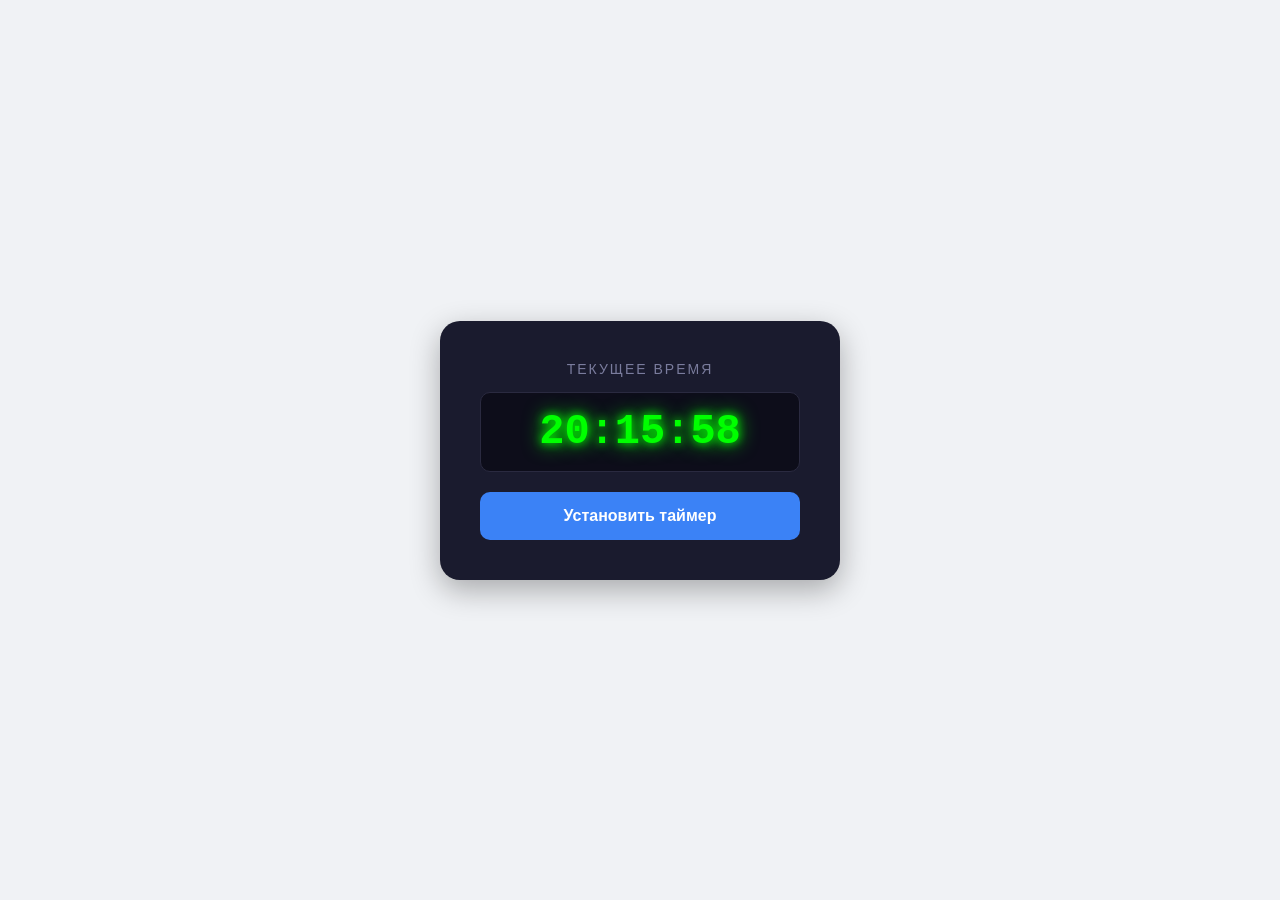
<file: Seminary/Task6.html>
﻿<!DOCTYPE html>

<html lang="en">
<head>
    <meta charset="utf-8" />
    <meta name="viewport" content="width=device-width, initial-scale=1.0" />

    <title> Таймер и модальное окно</title>
    <style>
        body {
            font-family: 'Segoe UI', Roboto, Arial, sans-serif;
            background-color: #f0f2f5;
            display: flex;
            justify-content: center;
            align-items: center;
            height: 100vh;
            margin: 0;
        }
        .timer-card {
            background-color: #1a1b2e;
            padding: 40px;
            border-radius: 20px;
            box-shadow: 0 10px 30px rgba(0,0,0,0.3);
            text-align: center;
            width: 320px;
        }
        .timer-title {
            color: #7a7c9d;
            font-size: 14px;
            text-transform: uppercase;
            letter-spacing: 2px;
            margin-bottom: 15px;
        }
        .clock-display {
            background-color: #0d0d1a;
            color: #00ff00;
            font-size: 42px;
            font-family: 'Courier New', monospace;
            font-weight: bold;
            padding: 15px 20px;
            border-radius: 10px;
            margin-bottom: 20px;
            text-shadow: 0 0 10px #00ff00, 0 0 20px #00ff00;
            border: 1px solid #2a2a40;
        }
        .btn-set-timer {
            width: 100%;
            padding: 15px;
            background-color: #3b82f6;
            color: white;
            border: none;
            border-radius: 10px;
            font-size: 16px;
            font-weight: bold;
            cursor: pointer;
            transition: background-color 0.2s;
        }
        .btn-set-timer:hover {
            background-color: #2563eb;
        }
        .countdown-display {
            display: none;
            width: 100%;
            padding: 15px;
            background-color: #e63946;
            color: white;
            border: none;
            border-radius: 10px;
            font-size: 18px;
            font-weight: bold;
            font-family: 'Courier New', monospace;
            box-sizing: border-box;
        }
        .modal-overlay {
            display: none;
            position: fixed;
            top: 0; left: 0; width: 100%; height: 100%;
            background-color: rgba(0,0,0,0.7);
            justify-content: center;
            align-items: center;
            z-index: 1000;
        }
        .modal-overlay.show {
            display: flex;
        }
        .modal-content {
            background-color: #1a1b2e;
            padding: 30px;
            border-radius: 20px;
            width: 300px;
            position: relative;
            text-align: center;
            border: 1px solid #2a2a40;
        }
        .close-btn {
            position: absolute;
            top: 15px;
            right: 15px;
            background: #2a2a40;
            color: #7a7c9d;
            border: none;
            width: 30px;
            height: 30px;
            border-radius: 50%;
            font-size: 16px;
            cursor: pointer;
            display: flex;
            justify-content: center;
            align-items: center;
        }
        .close-btn:hover {
            color: white;
        }
        .modal-title {
            color: #00ff00;
            font-size: 18px;
            margin-top: 0;
            margin-bottom: 20px;
            text-transform: uppercase;
        }
        .modal-label {
            display: block;
            color: #7a7c9d;
            text-align: left;
            margin-bottom: 8px;
            font-size: 14px;
        }
        .seconds-input {
            width: 100%;
            box-sizing: border-box;
            padding: 12px;
            background-color: #0d0d1a;
            border: 1px solid #00ff00;
            border-radius: 8px;
            color: #00ff00;
            font-size: 18px;
            text-align: center;
            margin-bottom: 20px;
            outline: none;
        }
        .seconds-input::-webkit-outer-spin-button,
        .seconds-input::-webkit-inner-spin-button {
            -webkit-appearance: none;
            margin: 0;
        }
        .btn-start {
            width: 100%;
            padding: 15px;
            background-color: #22c55e;
            color: white;
            border: none;
            border-radius: 10px;
            font-size: 16px;
            font-weight: bold;
            cursor: pointer;
            text-transform: uppercase;
            transition: background-color 0.2s;
        }
        .btn-start:hover {
            background-color: #16a34a;
        }
    </style>
</head>
<body>
    <div class="timer-card">
        <div class="timer-title">Текущее время</div>
        <div class="clock-display" id="clock">00:00:00</div>
        <button class="btn-set-timer" id="open-modal-btn">Установить таймер</button>
        <div class="countdown-display" id="countdown-display">00:00:00</div>
    </div>
        <div class="modal-overlay" id="modal-overlay">
            <div class="modal-content">
                <button class="close-btn" id="close-modal-btn">X</button>
                <h2 class="modal-title">Установить таймер</h2>
                <label class="modal-label" for="seconds-input">Кол-во секунд</label>
                <input
                       type="number"
                       id="seconds-input"
                       class="seconds-input"
                       placeholder="60"
                       min="0"
                       max="9999"
                       />
                <button class="btn-start" id="start-timer-btn">Старт</button>
            </div>
        </div> 
        <script src="Script1.js"></script>

</body>
</html>
</file>
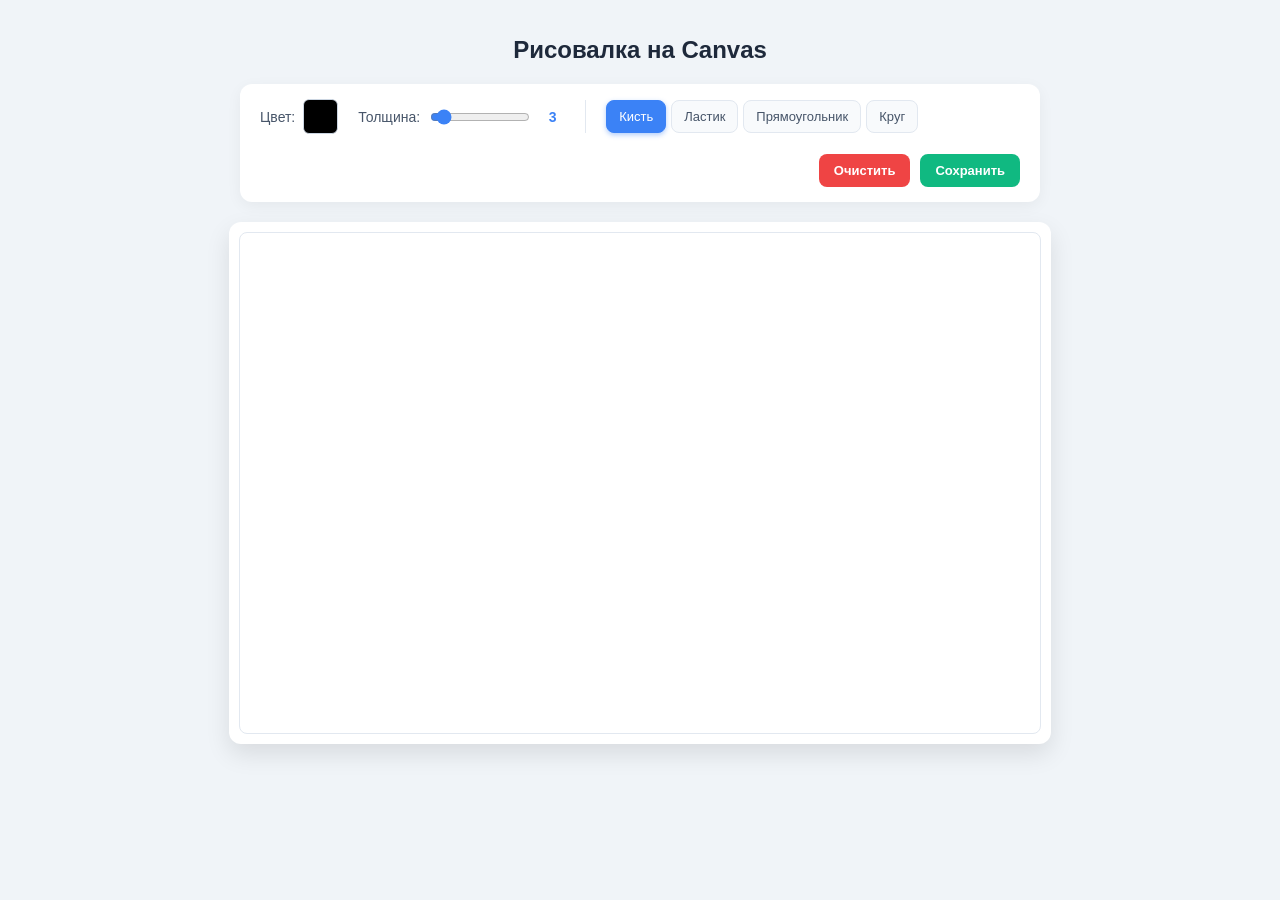
<file: Seminary/Task7.html>
﻿<!DOCTYPE html>

<html lang="en">
<head>
    <meta charset="utf-8" />
    <meta name="viewport" content="width=device-width, initial-scale=1.0" />
    <title>Графический редактор Canvas</title>
    <link rel="stylesheet" href="style7.css" />
</head>
<body>
    <h1>Рисовалка на Canvas</h1>
    <div class="toolbar">
        <div class="tool">
            <label for="colorPicker">Цвет:</label>
            <input type="color" id="colorPicker" value="#000000" />
        </div>
        <div class="tool">
            <label for="thickness">Толщина:</label>
            <input type="range" id="thickness" min="1" max="30" value="3" />
            <span class="thickness-value" id="thicknessValue">3</span>
        </div>
        <div class="tool tools-group">
            <button class="tool-btn active" id="brushBtn" data-tool="brush">Кисть</button>
            <button class="tool-btn" id="eraserBtn" data-tool="eraser">Ластик</button>
            <button class="tool-btn" id="rectBtn" data-tool="rect">Прямоугольник</button>
            <button class="tool-btn" id="circleBtn" data-tool="circle">Круг</button>
        </div>
        <div class="actions-group">
            <button class="btn-clear" id="clearBtn">Очистить</button>
            <button class="btn-save" id="saveBtn">Сохранить</button>
        </div>
    </div>
    <div class="canvas-wrapper">
        <canvas id="canvas" width="800" height="500"></canvas>
    </div>
    <script src="Script7.js"></script>
</body>
</html>
</file>
<file: Seminary/style7.css>
* {
	box-sizing: border-box;
	font-family: 'Segoe UI', Roboto, Arial, sans-serif;
}
body {
	background-color: #f0f4f8;
	display: flex;
	flex-direction: column;
	align-items: center;
	padding: 20px;
	margin: 0;
	min-height: 100vh;
}
h1 {
	color: #1e293b;
	font-size: 24px;
	margin-bottom: 20px;
}
.toolbar {
	background-color: #ffffff;
	padding: 15px 20px;
	border-radius: 12px;
	box-shadow: 0 4px 15px rgba(0, 0, 0, 0.05);
	display: flex;
	flex-wrap: wrap;
	align-items: center;
	gap: 20px;
	margin-bottom: 20px;
	width: 100%;
	max-width: 800px;
}
.tool {
	display: flex;
	align-items: center;
	gap: 8px;
	font-size: 14px;
	color: #475569;
}
input[type="color"] {
	width: 35px;
	height: 35px;
	border: none;
	border-radius: 6px;
	cursor: pointer;
	background: none;
	padding: 0;
}
	input[type="color"]::-webkit-color-swatch-wrapper {
		padding: 0;
	}
	input[type="color"]::-webkit-color-swatch {
		border: 1px solid #cbd5e1;
		border-radius: 6px;
	}
input[type="range"] {
	width: 100px;
	cursor: pointer;
	accent-color: #3b82f6;
}
.thickness-value {
	display: inline-block;
	width: 25px;
	text-align: center;
	font-weight: bold;
	color: #3b82f6;
}
.tools-group {
	display: flex;
	gap: 5px;
	border-left: 1px solid #e2e8f0;
	padding-left: 20px;
	flex-wrap: wrap;
}
.tool-btn {
	background-color: #f8fafc;
	border: 1px solid #e2e8f0;
	padding: 8px 12px;
	border-radius: 8px;
	cursor: pointer;
	font-size: 13px;
	color: #475569;
	transition: all 0.2s;
}
	.tool-btn:hover {
		background-color: #e2e8f0;
	}
	.tool-btn.active {
		background-color: #3b82f6;
		color: white;
		border-color: #3b82f6;
		box-shadow: 0 2px 5px rgba(59, 130, 246, 0.4);
	}
.actions-group {
	display: flex;
	gap: 10px;
	margin-left: auto;
}
.btn-clear, .btn-save {
	padding: 9px 15px;
	border: none;
	border-radius: 8px;
	font-size: 13px;
	font-weight: bold;
	cursor: pointer;
	transition: all 0.2s;
	color: white;
}
.btn-clear {
	background-color: #ef4444;
}
	.btn-clear:hover {
		background-color: #dc2626;
	}
.btn-save {
	background-color: #10b981;
}
	.btn-save:hover {
		background-color: #059669;
	}
.canvas-wrapper {
	background-color: #ffffff;
	border-radius: 12px;
	box-shadow: 0 10px 25px rgba(0, 0, 0, 0.1);
	padding: 10px;
	user-select: none;
}
canvas {
	border: 1px solid #e2e8f0;
	border-radius: 8px;
	cursor: crosshair;
	display: block;
}
</file>
